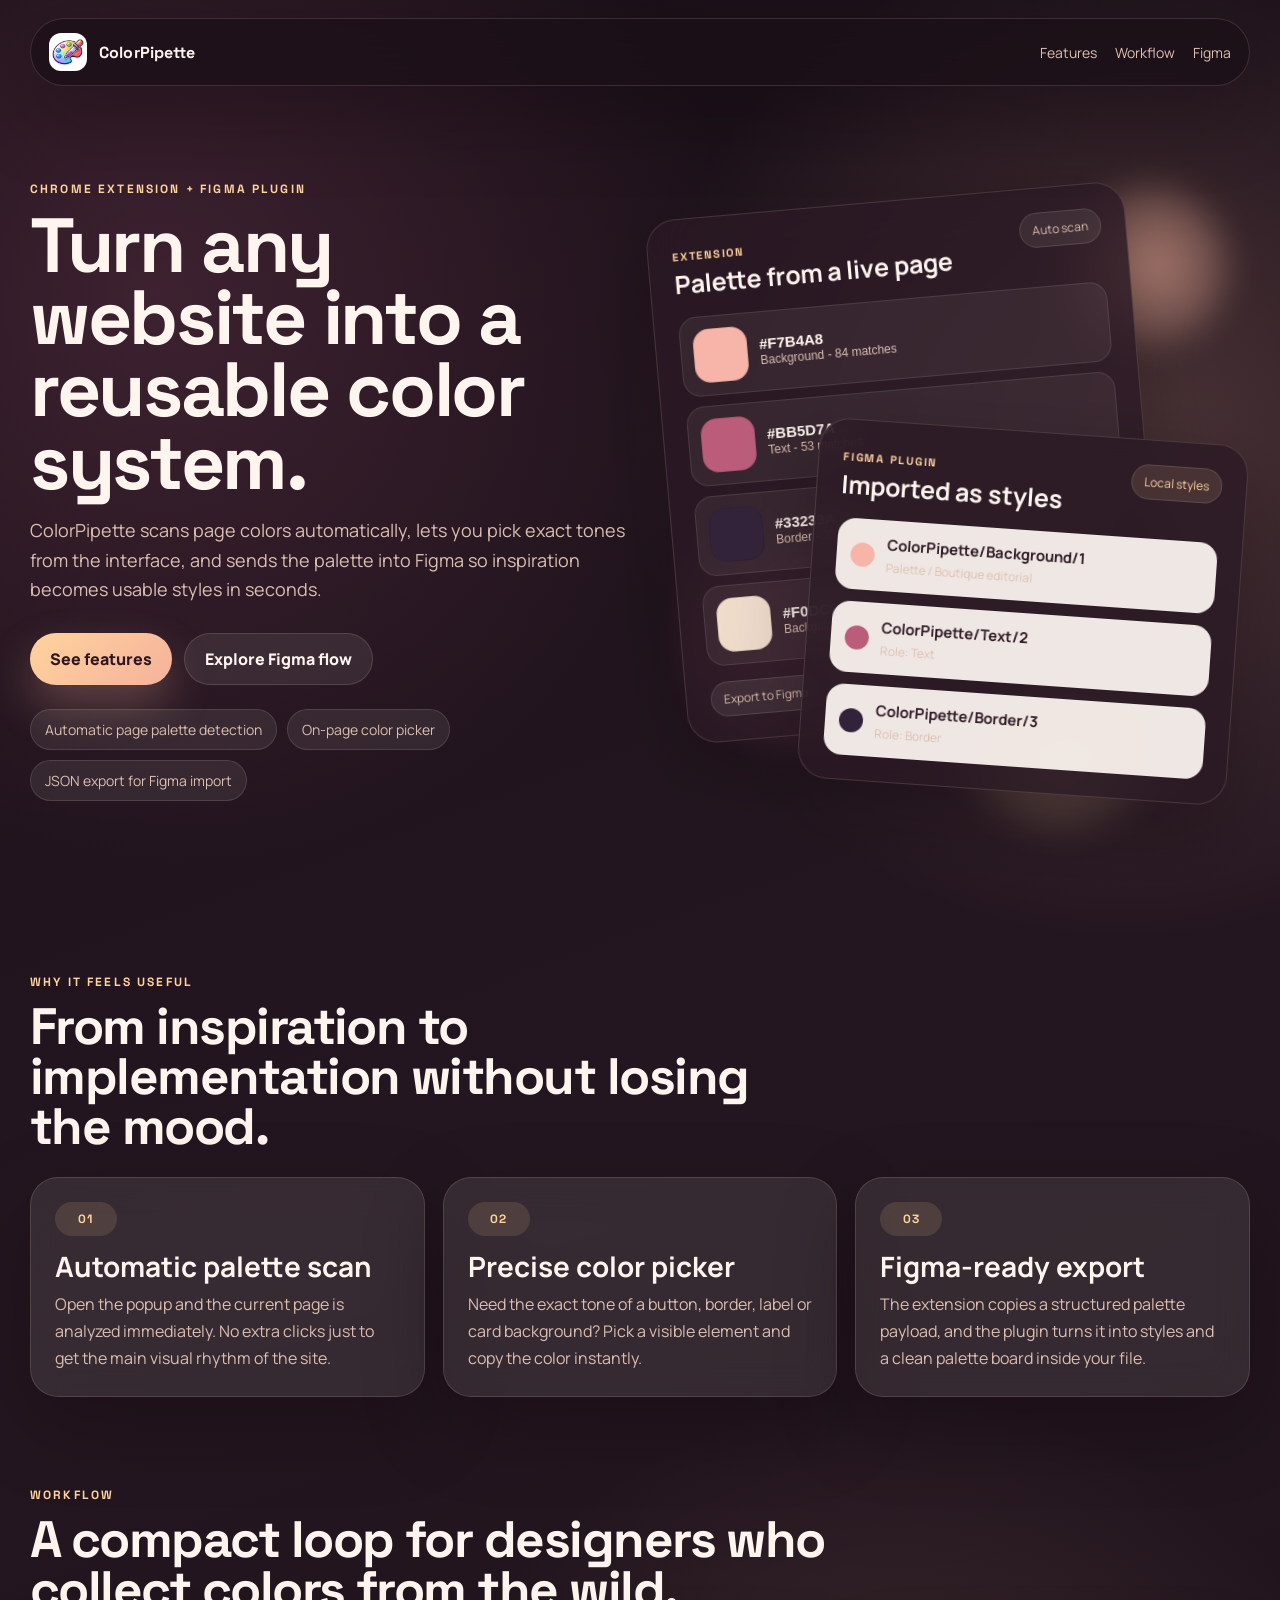
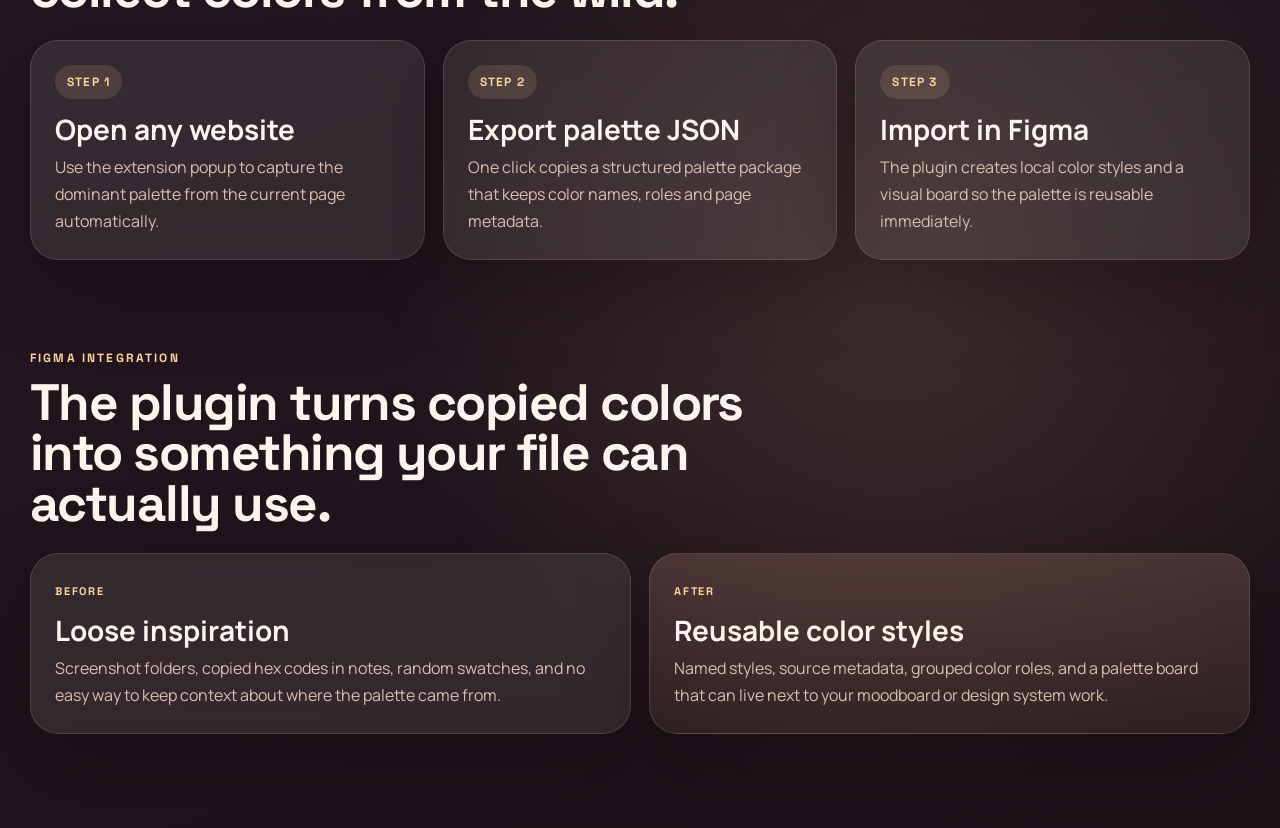
<file: сайт/index.html>
<!DOCTYPE html>
<html lang="en">
  <head>
    <meta charset="UTF-8" />
    <meta name="viewport" content="width=device-width, initial-scale=1.0" />
    <title>ColorPipette</title>
    <link rel="preconnect" href="https://fonts.googleapis.com" />
    <link rel="preconnect" href="https://fonts.gstatic.com" crossorigin />
    <link
      href="https://fonts.googleapis.com/css2?family=Space+Grotesk:wght@400;500;700&family=Manrope:wght@400;500;700;800&display=swap"
      rel="stylesheet"
    />
    <link rel="stylesheet" href="./style.css" />
  </head>
  <body>
    <div class="page-shell">
      <header class="topbar">
        <a class="brand" href="#hero">
          <img src="./logo.png" alt="ColorPipette logo" />
          <span>ColorPipette</span>
        </a>

        <nav class="nav">
          <a href="#features">Features</a>
          <a href="#workflow">Workflow</a>
          <a href="#figma">Figma</a>
        </nav>
      </header>

      <main>
        <section id="hero" class="hero">
          <div class="hero-copy reveal">
            <p class="eyebrow">Chrome Extension + Figma Plugin</p>
            <h1>Turn any website into a reusable color system.</h1>
            <p class="lede">
              ColorPipette scans page colors automatically, lets you pick exact tones from the interface,
              and sends the palette into Figma so inspiration becomes usable styles in seconds.
            </p>

            <div class="hero-actions">
              <a class="button button-primary" href="#features">See features</a>
              <a class="button button-secondary" href="#figma">Explore Figma flow</a>
            </div>

            <ul class="hero-notes">
              <li>Automatic page palette detection</li>
              <li>On-page color picker</li>
              <li>JSON export for Figma import</li>
            </ul>
          </div>

          <div class="hero-visual reveal">
            <div class="orb orb-peach"></div>
            <div class="orb orb-rose"></div>
            <div class="orb orb-gold"></div>

            <section class="mockup extension-card">
              <div class="mockup-head">
                <div>
                  <span class="label">Extension</span>
                  <h2>Palette from a live page</h2>
                </div>
                <span class="pill">Auto scan</span>
              </div>

              <div class="palette-list">
                <button class="palette-item" type="button">
                  <span class="swatch" style="--swatch:#F7B4A8"></span>
                  <span>
                    <strong>#F7B4A8</strong>
                    <small>Background - 84 matches</small>
                  </span>
                </button>
                <button class="palette-item" type="button">
                  <span class="swatch" style="--swatch:#BB5D7A"></span>
                  <span>
                    <strong>#BB5D7A</strong>
                    <small>Text - 53 matches</small>
                  </span>
                </button>
                <button class="palette-item" type="button">
                  <span class="swatch" style="--swatch:#33233A"></span>
                  <span>
                    <strong>#33233A</strong>
                    <small>Border - 32 matches</small>
                  </span>
                </button>
                <button class="palette-item" type="button">
                  <span class="swatch" style="--swatch:#F0DCCB"></span>
                  <span>
                    <strong>#F0DCCB</strong>
                    <small>Background - 29 matches</small>
                  </span>
                </button>
              </div>

              <div class="mini-toolbar">
                <span class="toolbar-tag">Export to Figma</span>
                <span class="toolbar-tag toolbar-tag-soft">Color picker</span>
              </div>
            </section>

            <section class="mockup figma-card">
              <div class="mockup-head">
                <div>
                  <span class="label">Figma Plugin</span>
                  <h2>Imported as styles</h2>
                </div>
                <span class="pill pill-dark">Local styles</span>
              </div>

              <div class="figma-grid">
                <article class="figma-token">
                  <span class="token-chip" style="--swatch:#F7B4A8"></span>
                  <div>
                    <strong>ColorPipette/Background/1</strong>
                    <small>Palette / Boutique editorial</small>
                  </div>
                </article>
                <article class="figma-token">
                  <span class="token-chip" style="--swatch:#BB5D7A"></span>
                  <div>
                    <strong>ColorPipette/Text/2</strong>
                    <small>Role: Text</small>
                  </div>
                </article>
                <article class="figma-token">
                  <span class="token-chip" style="--swatch:#33233A"></span>
                  <div>
                    <strong>ColorPipette/Border/3</strong>
                    <small>Role: Border</small>
                  </div>
                </article>
              </div>
            </section>
          </div>
        </section>

        <section id="features" class="section section-grid">
          <div class="section-title reveal">
            <p class="eyebrow">Why it feels useful</p>
            <h2>From inspiration to implementation without losing the mood.</h2>
          </div>

          <div class="feature-grid">
            <article class="feature-card reveal">
              <span class="feature-number">01</span>
              <h3>Automatic palette scan</h3>
              <p>
                Open the popup and the current page is analyzed immediately. No extra clicks just to get the
                main visual rhythm of the site.
              </p>
            </article>

            <article class="feature-card reveal">
              <span class="feature-number">02</span>
              <h3>Precise color picker</h3>
              <p>
                Need the exact tone of a button, border, label or card background? Pick a visible element and
                copy the color instantly.
              </p>
            </article>

            <article class="feature-card reveal">
              <span class="feature-number">03</span>
              <h3>Figma-ready export</h3>
              <p>
                The extension copies a structured palette payload, and the plugin turns it into styles and a
                clean palette board inside your file.
              </p>
            </article>
          </div>
        </section>

        <section id="workflow" class="section workflow">
          <div class="section-title reveal">
            <p class="eyebrow">Workflow</p>
            <h2>A compact loop for designers who collect colors from the wild.</h2>
          </div>

          <div class="steps">
            <article class="step reveal">
              <span class="step-index">Step 1</span>
              <h3>Open any website</h3>
              <p>Use the extension popup to capture the dominant palette from the current page automatically.</p>
            </article>

            <article class="step reveal">
              <span class="step-index">Step 2</span>
              <h3>Export palette JSON</h3>
              <p>One click copies a structured palette package that keeps color names, roles and page metadata.</p>
            </article>

            <article class="step reveal">
              <span class="step-index">Step 3</span>
              <h3>Import in Figma</h3>
              <p>The plugin creates local color styles and a visual board so the palette is reusable immediately.</p>
            </article>
          </div>
        </section>

        <section id="figma" class="section figma-section">
          <div class="section-title reveal">
            <p class="eyebrow">Figma Integration</p>
            <h2>The plugin turns copied colors into something your file can actually use.</h2>
          </div>

          <div class="comparison reveal">
            <div class="comparison-panel">
              <span class="label">Before</span>
              <h3>Loose inspiration</h3>
              <p>
                Screenshot folders, copied hex codes in notes, random swatches, and no easy way to keep context
                about where the palette came from.
              </p>
            </div>

            <div class="comparison-panel accent">
              <span class="label">After</span>
              <h3>Reusable color styles</h3>
              <p>
                Named styles, source metadata, grouped color roles, and a palette board that can live next to
                your moodboard or design system work.
              </p>
            </div>
          </div>
        </section>
      </main>
    </div>

    <script src="./script.js"></script>
  </body>
</html>
</file>
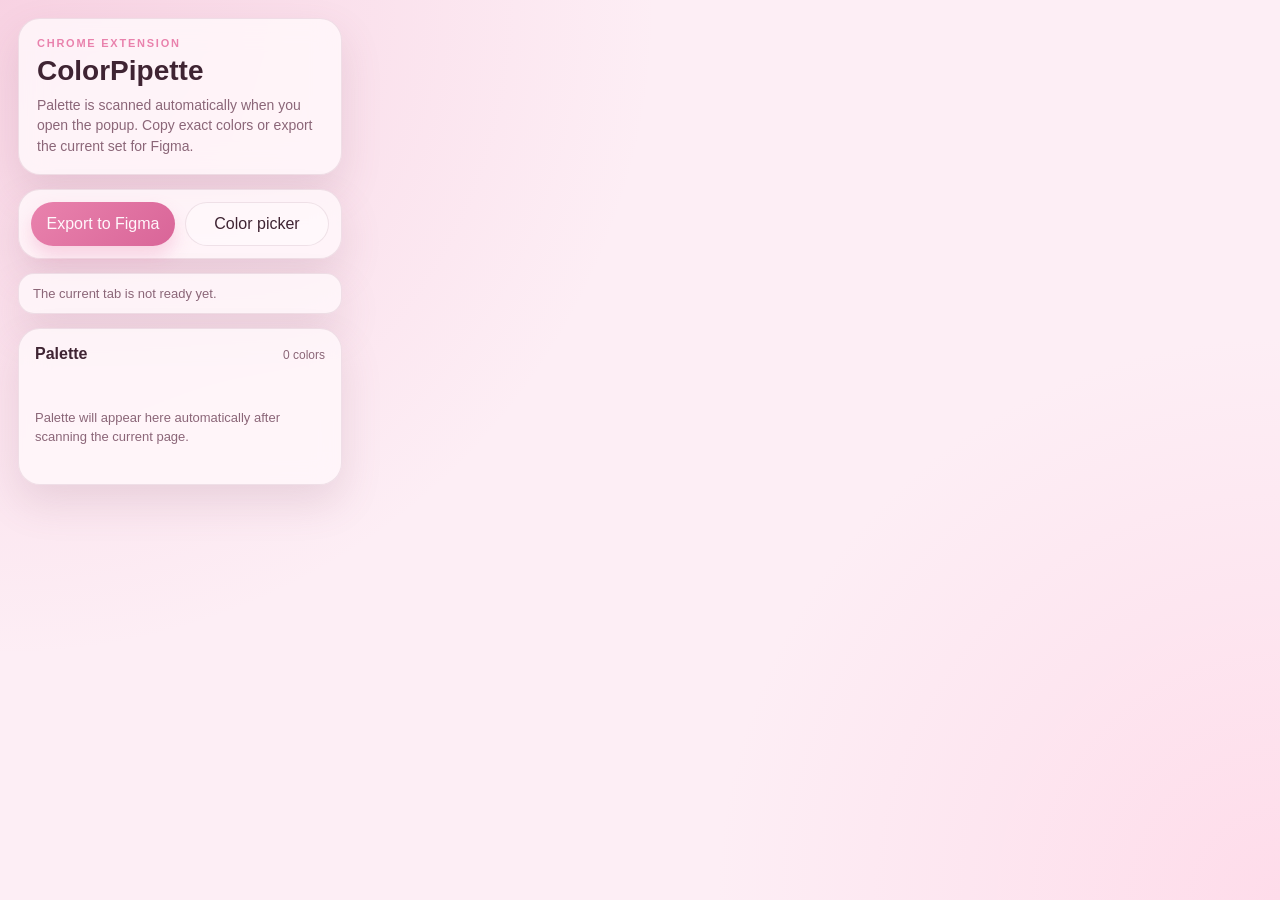
<file: popup.html>
<!DOCTYPE html>
<html lang="en">
  <head>
    <meta charset="UTF-8" />
    <meta name="viewport" content="width=device-width, initial-scale=1.0" />
    <title>ColorPipette</title>
    <link rel="stylesheet" href="popup.css" />
  </head>
  <body>
    <main class="popup">
      <section class="hero">
        <p class="eyebrow">Chrome Extension</p>
        <h1>ColorPipette</h1>
        <p class="subtitle">
          Palette is scanned automatically when you open the popup. Copy exact colors or export the current set for Figma.
        </p>
      </section>

      <section class="controls">
        <button id="figmaExportButton" class="primary-button" type="button">Export to Figma</button>
        <button id="pickerButton" class="secondary-button" type="button">Color picker</button>
      </section>

      <section class="status-bar">
        <span id="statusText">Open the popup to scan the current tab automatically.</span>
      </section>

      <section class="palette-section">
        <div class="section-head">
          <h2>Palette</h2>
          <span id="paletteCount">0 colors</span>
        </div>
        <div id="palette" class="palette-grid" aria-live="polite"></div>
      </section>

      <template id="colorCardTemplate">
        <button class="color-card" type="button">
          <span class="swatch"></span>
          <span class="color-meta">
            <span class="color-hex"></span>
            <span class="color-role"></span>
          </span>
          <span class="copy-hint">Click to copy</span>
        </button>
      </template>
    </main>

    <div id="toast" class="toast" role="status" aria-live="polite"></div>

    <script src="popup.js"></script>
  </body>
</html>
</file>
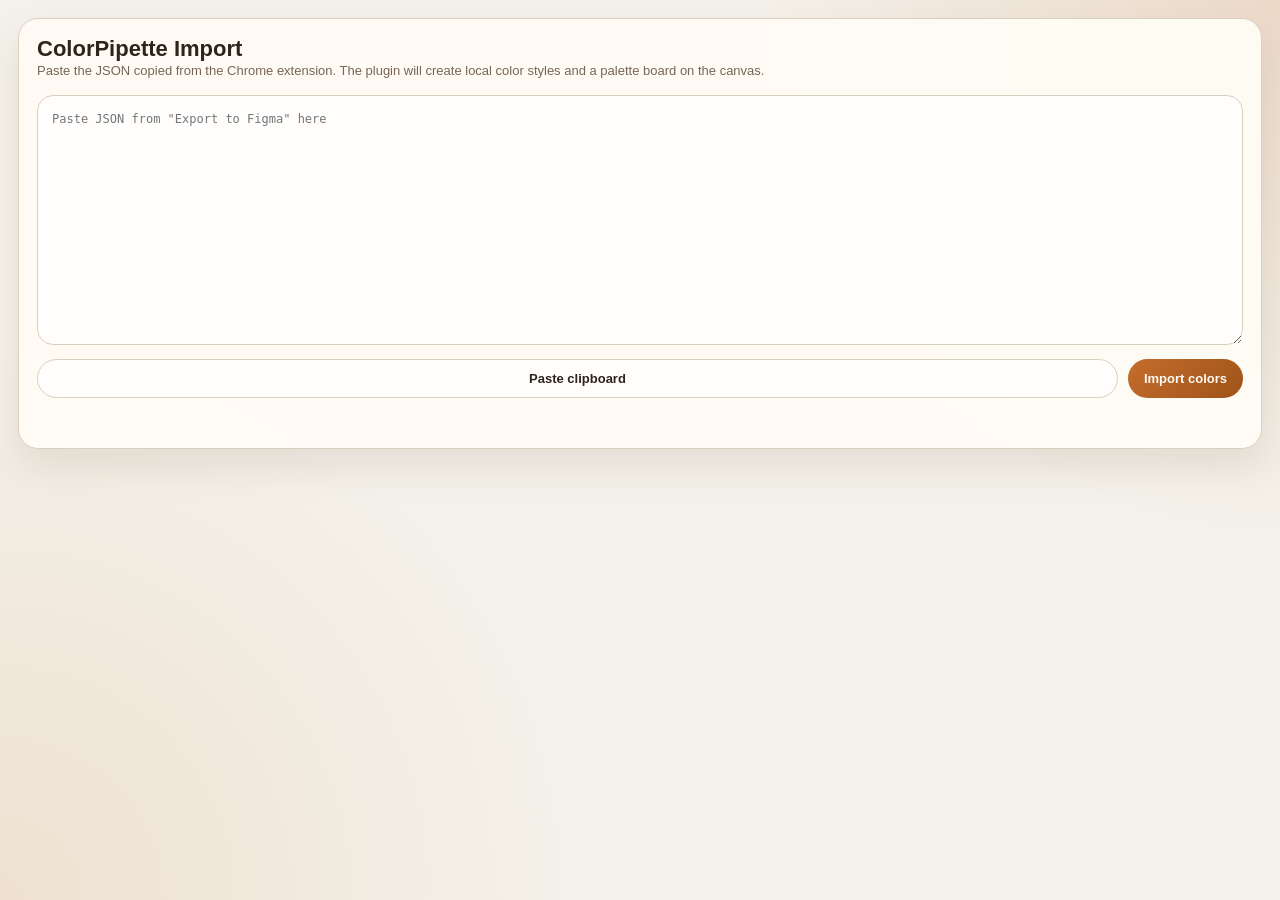
<file: figma-plugin/ui.html>
<!DOCTYPE html>
<html lang="en">
  <head>
    <meta charset="UTF-8" />
    <title>ColorPipette Import</title>
    <style>
      :root {
        color-scheme: light;
        --bg: #f4f1ea;
        --panel: rgba(255, 252, 245, 0.96);
        --border: #d9cfbf;
        --text: #2d241b;
        --muted: #756657;
        --accent: #c46d2d;
        --accent-strong: #9f5319;
      }

      * {
        box-sizing: border-box;
      }

      body {
        margin: 0;
        font-family: Inter, "Segoe UI", sans-serif;
        color: var(--text);
        background:
          radial-gradient(circle at top right, rgba(196, 109, 45, 0.18), transparent 34%),
          radial-gradient(circle at bottom left, rgba(227, 192, 156, 0.32), transparent 36%),
          var(--bg);
      }

      .shell {
        min-height: 100vh;
        padding: 18px;
      }

      .panel {
        display: grid;
        gap: 14px;
        padding: 18px;
        border: 1px solid var(--border);
        border-radius: 20px;
        background: var(--panel);
        box-shadow: 0 18px 36px rgba(79, 54, 28, 0.1);
      }

      h1 {
        margin: 0;
        font-size: 22px;
        line-height: 1.1;
      }

      p {
        margin: 0;
        font-size: 13px;
        line-height: 1.5;
        color: var(--muted);
      }

      textarea {
        width: 100%;
        min-height: 250px;
        resize: vertical;
        padding: 14px;
        border: 1px solid var(--border);
        border-radius: 16px;
        font: 12px/1.5 "SFMono-Regular", Consolas, monospace;
        color: var(--text);
        background: rgba(255, 255, 255, 0.82);
      }

      textarea:focus,
      button:focus {
        outline: 2px solid rgba(196, 109, 45, 0.28);
        outline-offset: 2px;
      }

      .actions {
        display: grid;
        grid-template-columns: 1fr auto;
        gap: 10px;
      }

      button {
        border: 0;
        border-radius: 999px;
        padding: 12px 16px;
        font: 600 13px/1 Inter, "Segoe UI", sans-serif;
        cursor: pointer;
      }

      .primary {
        color: #fffaf5;
        background: linear-gradient(135deg, var(--accent), var(--accent-strong));
      }

      .ghost {
        color: var(--text);
        background: rgba(255, 255, 255, 0.75);
        border: 1px solid var(--border);
      }

      .status {
        min-height: 18px;
        font-size: 12px;
        color: var(--muted);
      }

      .status.error {
        color: #a93f2c;
      }

      .status.success {
        color: #2b7a4b;
      }
    </style>
  </head>
  <body>
    <main class="shell">
      <section class="panel">
        <div>
          <h1>ColorPipette Import</h1>
          <p>Paste the JSON copied from the Chrome extension. The plugin will create local color styles and a palette board on the canvas.</p>
        </div>

        <textarea id="payload" spellcheck="false" placeholder='Paste JSON from "Export to Figma" here'></textarea>

        <div class="actions">
          <button id="pasteButton" class="ghost" type="button">Paste clipboard</button>
          <button id="importButton" class="primary" type="button">Import colors</button>
        </div>

        <div id="status" class="status" aria-live="polite"></div>
      </section>
    </main>

    <script>
      const payload = document.getElementById("payload");
      const pasteButton = document.getElementById("pasteButton");
      const importButton = document.getElementById("importButton");
      const status = document.getElementById("status");

      function setStatus(message, type) {
        status.textContent = message;
        status.className = `status${type ? ` ${type}` : ""}`;
      }

      pasteButton.addEventListener("click", async () => {
        try {
          const text = await navigator.clipboard.readText();
          payload.value = text;
          setStatus("Clipboard pasted. Ready to import.");
        } catch (error) {
          setStatus("Clipboard is unavailable. Paste the JSON manually.", "error");
        }
      });

      importButton.addEventListener("click", () => {
        if (!payload.value.trim()) {
          setStatus("Paste ColorPipette JSON first.", "error");
          return;
        }

        setStatus("Importing colors into Figma...");
        parent.postMessage(
          {
            pluginMessage: {
              type: "IMPORT_COLORS",
              payload: payload.value
            }
          },
          "*"
        );
      });

      window.onmessage = (event) => {
        const message = event.data.pluginMessage;

        if (message && message.type === "IMPORT_RESULT") {
          setStatus(message.message, message.ok ? "success" : "error");
        }
      };
    </script>
  </body>
</html>
</file>
<file: сайт/style.css>
:root {
  --bg: #20151d;
  --bg-soft: #2b1a27;
  --panel: rgba(255, 246, 239, 0.09);
  --panel-strong: rgba(255, 246, 239, 0.14);
  --panel-light: #fff6ef;
  --border: rgba(255, 227, 213, 0.14);
  --text: #fff5ef;
  --muted: #dcbeb1;
  --peach: #f5b29b;
  --rose: #d56d95;
  --plum: #4f2b42;
  --gold: #ffd39e;
  --ink: #311b28;
  --shadow: 0 28px 80px rgba(9, 4, 8, 0.28);
}

* {
  box-sizing: border-box;
}

html {
  scroll-behavior: smooth;
}

body {
  margin: 0;
  font-family: "Manrope", "Segoe UI", sans-serif;
  color: var(--text);
  background:
    radial-gradient(circle at 12% 12%, rgba(213, 109, 149, 0.18), transparent 24%),
    radial-gradient(circle at 88% 18%, rgba(245, 178, 155, 0.2), transparent 22%),
    radial-gradient(circle at 70% 78%, rgba(255, 211, 158, 0.13), transparent 24%),
    linear-gradient(160deg, #190f17 0%, #241620 45%, #1e1219 100%);
}

a {
  color: inherit;
  text-decoration: none;
}

img {
  display: block;
  max-width: 100%;
}

.page-shell {
  width: min(1220px, calc(100% - 32px));
  margin: 0 auto;
  padding: 18px 0 60px;
}

.topbar {
  position: sticky;
  top: 14px;
  z-index: 10;
  display: flex;
  align-items: center;
  justify-content: space-between;
  gap: 20px;
  padding: 14px 18px;
  margin-bottom: 26px;
  border: 1px solid var(--border);
  border-radius: 999px;
  background: rgba(28, 16, 24, 0.78);
  backdrop-filter: blur(18px);
  box-shadow: var(--shadow);
}

.brand {
  display: inline-flex;
  align-items: center;
  gap: 12px;
  font-family: "Space Grotesk", sans-serif;
  font-weight: 700;
  letter-spacing: 0.01em;
}

.brand img {
  width: 38px;
  height: 38px;
  border-radius: 12px;
}

.nav {
  display: flex;
  align-items: center;
  gap: 18px;
  color: var(--muted);
  font-size: 14px;
}

.nav a {
  transition: color 180ms ease;
}

.nav a:hover {
  color: var(--text);
}

.hero,
.section {
  margin-top: 24px;
}

.hero {
  display: grid;
  grid-template-columns: minmax(0, 1.02fr) minmax(0, 0.98fr);
  gap: 28px;
  align-items: center;
  min-height: calc(100vh - 140px);
}

.eyebrow {
  margin: 0 0 14px;
  color: var(--gold);
  font: 700 12px/1 "Space Grotesk", sans-serif;
  letter-spacing: 0.18em;
  text-transform: uppercase;
}

.hero-copy h1,
.section-title h2 {
  margin: 0;
  font-family: "Space Grotesk", sans-serif;
  font-weight: 700;
  letter-spacing: -0.03em;
}

.hero-copy h1 {
  max-width: 11ch;
  font-size: clamp(3rem, 6vw, 6rem);
  line-height: 0.94;
}

.lede {
  max-width: 620px;
  margin: 18px 0 0;
  font-size: 18px;
  line-height: 1.65;
  color: var(--muted);
}

.hero-actions {
  display: flex;
  flex-wrap: wrap;
  gap: 12px;
  margin-top: 28px;
}

.button {
  display: inline-flex;
  align-items: center;
  justify-content: center;
  min-height: 52px;
  padding: 0 20px;
  border-radius: 999px;
  font-weight: 800;
  transition: transform 180ms ease, box-shadow 180ms ease, background 180ms ease;
}

.button:hover {
  transform: translateY(-2px);
}

.button-primary {
  color: #2e1722;
  background: linear-gradient(135deg, var(--gold), var(--peach));
  box-shadow: 0 20px 44px rgba(245, 178, 155, 0.28);
}

.button-secondary {
  border: 1px solid var(--border);
  background: rgba(255, 246, 239, 0.08);
}

.hero-notes {
  display: flex;
  flex-wrap: wrap;
  gap: 10px;
  padding: 0;
  margin: 24px 0 0;
  list-style: none;
}

.hero-notes li,
.toolbar-tag,
.pill {
  border: 1px solid rgba(255, 244, 235, 0.12);
  border-radius: 999px;
  background: rgba(255, 246, 239, 0.08);
}

.hero-notes li {
  padding: 10px 14px;
  color: var(--muted);
  font-size: 14px;
}

.hero-visual {
  position: relative;
  min-height: 680px;
}

.orb {
  position: absolute;
  border-radius: 999px;
  filter: blur(16px);
  opacity: 0.8;
}

.orb-peach {
  top: 34px;
  right: 20px;
  width: 160px;
  height: 160px;
  background: radial-gradient(circle, rgba(245, 178, 155, 0.8), rgba(245, 178, 155, 0));
}

.orb-rose {
  bottom: 86px;
  left: 18px;
  width: 220px;
  height: 220px;
  background: radial-gradient(circle, rgba(213, 109, 149, 0.52), rgba(213, 109, 149, 0));
}

.orb-gold {
  bottom: 0;
  right: 90px;
  width: 200px;
  height: 200px;
  background: radial-gradient(circle, rgba(255, 211, 158, 0.42), rgba(255, 211, 158, 0));
}

.mockup {
  position: absolute;
  border: 1px solid var(--border);
  border-radius: 30px;
  background: rgba(42, 24, 36, 0.8);
  backdrop-filter: blur(24px);
  box-shadow: var(--shadow);
}

.extension-card {
  top: 48px;
  left: 0;
  width: min(100%, 480px);
  padding: 24px;
  transform: rotate(-5deg);
}

.figma-card {
  right: 12px;
  bottom: 40px;
  width: min(100%, 430px);
  padding: 24px;
  transform: rotate(4deg);
}

.mockup-head {
  display: flex;
  align-items: flex-start;
  justify-content: space-between;
  gap: 16px;
  margin-bottom: 20px;
}

.mockup-head h2 {
  margin: 6px 0 0;
  font-size: 25px;
  line-height: 1.05;
}

.label {
  color: var(--gold);
  font: 700 11px/1 "Space Grotesk", sans-serif;
  letter-spacing: 0.16em;
  text-transform: uppercase;
}

.pill,
.toolbar-tag {
  padding: 8px 12px;
  font-size: 12px;
  color: var(--muted);
}

.pill-dark {
  background: rgba(255, 211, 158, 0.12);
  color: var(--gold);
}

.palette-list {
  display: grid;
  gap: 10px;
}

.palette-item {
  display: grid;
  grid-template-columns: 54px 1fr;
  align-items: center;
  gap: 12px;
  width: 100%;
  padding: 12px;
  border: 1px solid rgba(255, 246, 239, 0.1);
  border-radius: 18px;
  background: rgba(255, 246, 239, 0.06);
  color: var(--text);
  text-align: left;
}

.palette-item strong,
.figma-token strong {
  display: block;
  font-size: 15px;
}

.palette-item small,
.figma-token small {
  color: var(--muted);
  font-size: 12px;
}

.swatch,
.token-chip {
  display: inline-block;
  background: var(--swatch);
}

.swatch {
  width: 54px;
  height: 54px;
  border-radius: 16px;
  border: 1px solid rgba(0, 0, 0, 0.1);
}

.mini-toolbar {
  display: flex;
  gap: 10px;
  margin-top: 16px;
}

.toolbar-tag-soft {
  color: var(--text);
}

.figma-grid {
  display: grid;
  gap: 12px;
}

.figma-token {
  display: grid;
  grid-template-columns: 24px 1fr;
  gap: 12px;
  align-items: center;
  padding: 14px;
  border-radius: 18px;
  background: rgba(255, 249, 244, 0.92);
  color: var(--ink);
}

.token-chip {
  width: 24px;
  height: 24px;
  border-radius: 999px;
}

.section {
  padding: 34px 0;
}

.section-title {
  max-width: 800px;
  margin-bottom: 24px;
}

.section-title h2 {
  font-size: clamp(2.2rem, 4vw, 4rem);
  line-height: 0.98;
}

.section-grid {
  padding-top: 80px;
}

.feature-grid,
.steps,
.comparison {
  display: grid;
  gap: 18px;
}

.feature-grid {
  grid-template-columns: repeat(3, minmax(0, 1fr));
}

.feature-card,
.step,
.comparison-panel {
  border: 1px solid var(--border);
  background: var(--panel);
  backdrop-filter: blur(18px);
  box-shadow: var(--shadow);
}

.feature-card,
.step,
.comparison-panel {
  padding: 24px;
  border-radius: 28px;
}

.feature-number,
.step-index {
  display: inline-flex;
  align-items: center;
  justify-content: center;
  min-width: 62px;
  height: 34px;
  padding: 0 12px;
  border-radius: 999px;
  background: rgba(255, 211, 158, 0.12);
  color: var(--gold);
  font: 700 12px/1 "Space Grotesk", sans-serif;
  letter-spacing: 0.1em;
  text-transform: uppercase;
}

.feature-card h3,
.step h3,
.comparison-panel h3 {
  margin: 16px 0 10px;
  font-size: 28px;
  line-height: 1.04;
}

.feature-card p,
.step p,
.comparison-panel p {
  margin: 0;
  color: var(--muted);
  line-height: 1.7;
}

.steps {
  grid-template-columns: repeat(3, minmax(0, 1fr));
}

.comparison {
  grid-template-columns: 1fr 1fr;
}

.comparison-panel.accent {
  background: linear-gradient(180deg, rgba(245, 178, 155, 0.18), rgba(255, 211, 158, 0.08));
}

.reveal {
  opacity: 0;
  transform: translateY(28px);
  transition: opacity 700ms ease, transform 700ms ease;
}

.reveal.is-visible {
  opacity: 1;
  transform: translateY(0);
}

@media (max-width: 1100px) {
  .hero {
    grid-template-columns: 1fr;
    min-height: auto;
  }

  .hero-copy h1 {
    max-width: 12ch;
  }

  .hero-visual {
    min-height: 820px;
  }

  .extension-card {
    left: 20px;
  }
}

@media (max-width: 860px) {
  .topbar {
    border-radius: 28px;
    padding: 16px;
  }

  .nav {
    display: none;
  }

  .feature-grid,
  .steps,
  .comparison {
    grid-template-columns: 1fr;
  }

  .hero-visual {
    min-height: auto;
    display: grid;
    gap: 18px;
  }

  .mockup {
    position: relative;
    inset: auto;
    width: 100%;
    transform: none;
  }

  .extension-card,
  .figma-card {
    left: auto;
    right: auto;
    top: auto;
    bottom: auto;
  }

  .orb {
    display: none;
  }
}

@media (max-width: 560px) {
  .page-shell {
    width: min(100% - 20px, 1220px);
    padding-top: 10px;
  }

  .hero-copy h1 {
    font-size: clamp(2.8rem, 14vw, 4.5rem);
  }

  .mockup-head h2,
  .feature-card h3,
  .step h3,
  .comparison-panel h3 {
    font-size: 22px;
  }

  .palette-item {
    grid-template-columns: 46px 1fr;
  }

  .swatch {
    width: 46px;
    height: 46px;
  }
}
</file>
<file: popup.css>
:root {
  color-scheme: light dark;
  --bg: #fdeef5;
  --panel: rgba(255, 247, 251, 0.86);
  --panel-border: rgba(140, 87, 113, 0.14);
  --text: #3f2433;
  --muted: #8b6678;
  --accent: #e982ad;
  --accent-strong: #d96598;
  --shadow: 0 18px 40px rgba(138, 88, 113, 0.16);
  --radius-lg: 22px;
  --radius-md: 16px;
  --radius-sm: 12px;
}

@media (prefers-color-scheme: dark) {
  :root {
    --bg: #23171f;
    --panel: rgba(46, 29, 41, 0.9);
    --panel-border: rgba(255, 221, 235, 0.1);
    --text: #fff1f7;
    --muted: #ddb9c9;
    --accent: #ff9fc5;
    --accent-strong: #ffbfd8;
    --shadow: 0 18px 40px rgba(0, 0, 0, 0.28);
  }
}

* {
  box-sizing: border-box;
}

body {
  width: 360px;
  min-height: 520px;
  margin: 0;
  font-family: "Segoe UI", "Trebuchet MS", sans-serif;
  color: var(--text);
  background:
    radial-gradient(circle at top left, rgba(233, 130, 173, 0.26), transparent 42%),
    radial-gradient(circle at bottom right, rgba(255, 202, 223, 0.5), transparent 36%),
    var(--bg);
}

.popup {
  min-height: 100vh;
  padding: 18px;
}

.hero,
.controls,
.status-bar,
.palette-section {
  backdrop-filter: blur(14px);
  background: var(--panel);
  border: 1px solid var(--panel-border);
  box-shadow: var(--shadow);
}

.hero {
  padding: 18px;
  border-radius: var(--radius-lg);
}

.eyebrow {
  margin: 0 0 8px;
  font-size: 11px;
  font-weight: 700;
  letter-spacing: 0.16em;
  text-transform: uppercase;
  color: var(--accent);
}

.hero h1 {
  margin: 0;
  font-size: 28px;
  line-height: 1;
}

.subtitle {
  margin: 10px 0 0;
  font-size: 14px;
  line-height: 1.45;
  color: var(--muted);
}

.controls {
  display: grid;
  grid-template-columns: 1fr 1fr;
  gap: 10px;
  margin-top: 14px;
  padding: 12px;
  border-radius: var(--radius-lg);
}

button {
  font: inherit;
}

.primary-button,
.secondary-button {
  border: 0;
  border-radius: 999px;
  padding: 12px 14px;
  cursor: pointer;
  transition: transform 160ms ease, opacity 160ms ease, box-shadow 160ms ease;
}

.primary-button {
  color: #fff7fb;
  background: linear-gradient(135deg, var(--accent), var(--accent-strong));
  box-shadow: 0 10px 18px rgba(233, 130, 173, 0.3);
}

.secondary-button {
  color: var(--text);
  background: rgba(255, 255, 255, 0.36);
  border: 1px solid var(--panel-border);
}

.primary-button:hover,
.secondary-button:hover,
.color-card:hover {
  transform: translateY(-1px);
}

.primary-button:active,
.secondary-button:active,
.color-card:active {
  transform: translateY(0);
}

.status-bar {
  margin-top: 14px;
  padding: 12px 14px;
  border-radius: var(--radius-md);
  font-size: 13px;
  color: var(--muted);
}

.palette-section {
  margin-top: 14px;
  padding: 16px;
  border-radius: var(--radius-lg);
}

.section-head {
  display: flex;
  align-items: baseline;
  justify-content: space-between;
  gap: 12px;
}

.section-head h2 {
  margin: 0;
  font-size: 16px;
}

.section-head span {
  font-size: 12px;
  color: var(--muted);
}

.palette-grid {
  display: grid;
  gap: 10px;
  margin-top: 14px;
}

.color-card {
  display: grid;
  grid-template-columns: 48px 1fr auto;
  align-items: center;
  gap: 12px;
  width: 100%;
  padding: 12px;
  border: 1px solid var(--panel-border);
  border-radius: var(--radius-md);
  background: rgba(255, 255, 255, 0.4);
  color: inherit;
  text-align: left;
  cursor: pointer;
  opacity: 0;
  animation: card-enter 260ms ease forwards;
}

.swatch {
  width: 48px;
  height: 48px;
  border-radius: 14px;
  border: 1px solid rgba(0, 0, 0, 0.08);
  box-shadow: inset 0 0 0 1px rgba(255, 255, 255, 0.12);
}

.color-meta {
  display: flex;
  flex-direction: column;
  gap: 4px;
}

.color-hex {
  font-weight: 700;
  letter-spacing: 0.04em;
}

.color-role,
.copy-hint {
  font-size: 12px;
  color: var(--muted);
}

.copy-hint {
  white-space: nowrap;
}

.empty-state {
  padding: 18px 0 8px;
  font-size: 13px;
  line-height: 1.5;
  color: var(--muted);
}

.toast {
  position: fixed;
  left: 50%;
  bottom: 18px;
  transform: translateX(-50%) translateY(12px);
  min-width: 120px;
  max-width: 280px;
  padding: 10px 14px;
  border-radius: 999px;
  background: rgba(71, 38, 56, 0.94);
  color: #fff7fb;
  text-align: center;
  font-size: 13px;
  opacity: 0;
  pointer-events: none;
  transition: opacity 180ms ease, transform 180ms ease;
}

.toast.visible {
  opacity: 1;
  transform: translateX(-50%) translateY(0);
}

@keyframes card-enter {
  from {
    opacity: 0;
    transform: translateY(10px);
  }

  to {
    opacity: 1;
    transform: translateY(0);
  }
}
</file>
